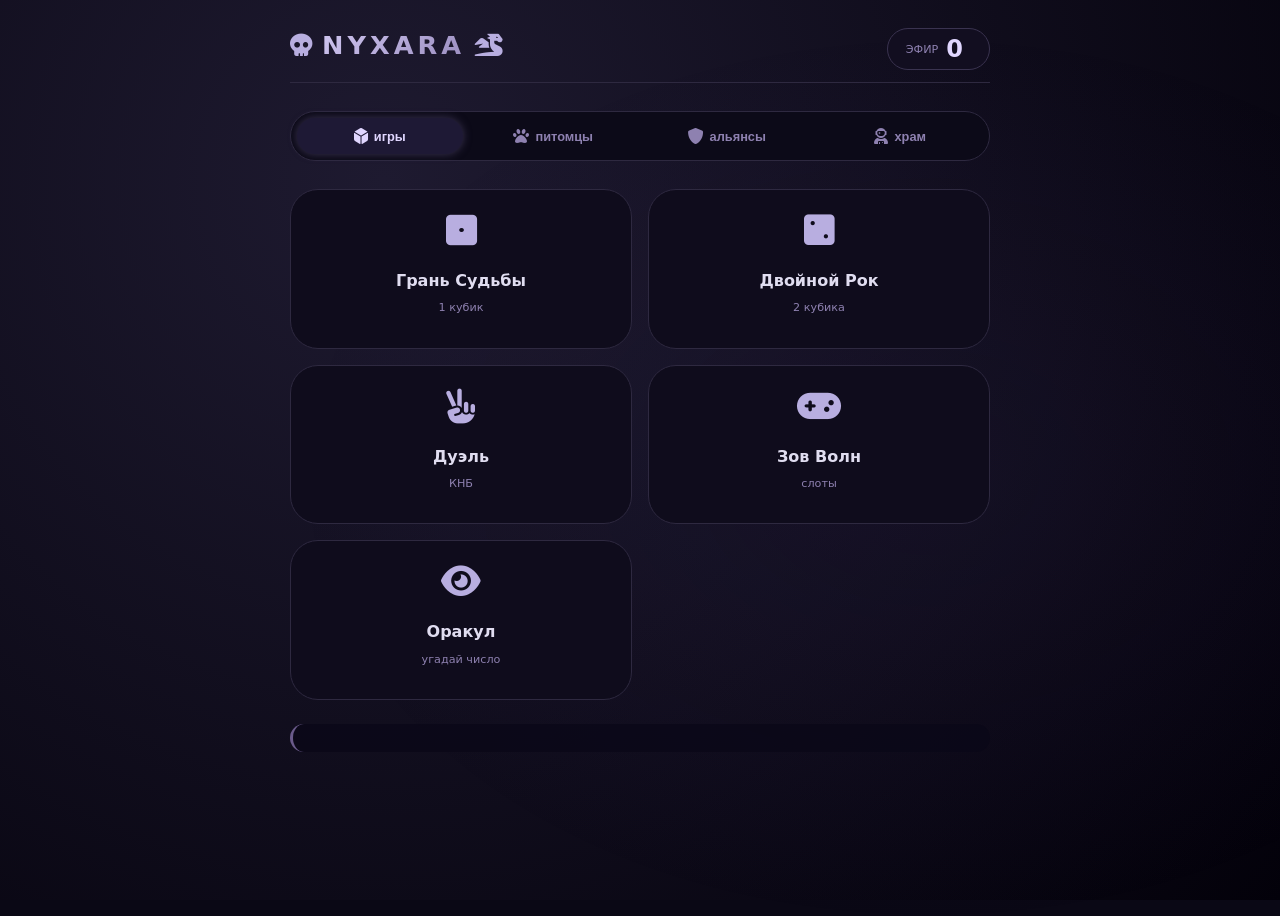
<file: web_app/index.html>
<!DOCTYPE html>
<html lang="ru">
<head>
    <meta charset="UTF-8">
    <meta name="viewport" content="width=device-width, initial-scale=1.0, viewport-fit=cover, user-scalable=no">
    <title>NYXARA — Эфирные врата</title>
    <link rel="stylesheet" href="https://cdnjs.cloudflare.com/ajax/libs/font-awesome/6.0.0-beta3/css/all.min.css">
    <link rel="stylesheet" href="style.css">
    <script src="https://telegram.org/js/telegram-web-app.js"></script>
</head>
<body>
    <div class="app-container">
        <!-- Магический фон -->
        <div class="bg-void"></div>
        <div class="bg-stars"></div>
        <div class="bg-mist"></div>

        <!-- ШАПКА С ЛОГОТИПОМ (кликабельно) -->
        <header class="nyxara-header">
            <div class="logo-area" id="logoHome">
                <i class="fas fa-skull"></i>
                <span class="logo-text">NYXARA</span>
                <i class="fas fa-dragon"></i>
            </div>
            <div class="ether-panel">
                <span class="ether-label">эфир</span>
                <span class="ether-value" id="balance">0</span>
                <i class="fas fa-crystal"></i>
            </div>
        </header>

        <!-- МЕНЮ НАВИГАЦИИ -->
        <nav class="runic-menu">
            <button class="menu-btn active" data-tab="games"><i class="fas fa-dice-d6"></i> игры</button>
            <button class="menu-btn" data-tab="pets"><i class="fas fa-paw"></i> питомцы</button>
            <button class="menu-btn" data-tab="alliances"><i class="fas fa-shield-alt"></i> альянсы</button>
            <button class="menu-btn" data-tab="profile"><i class="fas fa-user-astronaut"></i> храм</button>
        </nav>

        <!-- ВКЛАДКА: ИГРЫ -->
        <div id="games" class="tab-pane active">
            <div class="games-grid">
                <div class="game-card" data-game="dice1">
                    <i class="fas fa-dice-one"></i>
                    <h3>Грань Судьбы</h3>
                    <p>1 кубик</p>
                </div>
                <div class="game-card" data-game="dice2">
                    <i class="fas fa-dice-two"></i>
                    <h3>Двойной Рок</h3>
                    <p>2 кубика</p>
                </div>
                <div class="game-card" data-game="rps">
                    <i class="fas fa-hand-peace"></i>
                    <h3>Дуэль</h3>
                    <p>КНБ</p>
                </div>
                <div class="game-card" data-game="slots">
                    <i class="fas fa-gamepad"></i>
                    <h3>Зов Волн</h3>
                    <p>слоты</p>
                </div>
                <div class="game-card" data-game="guess">
                    <i class="fas fa-eye"></i>
                    <h3>Оракул</h3>
                    <p>угадай число</p>
                </div>
            </div>
            <div id="gameResult" class="oracle-container"></div>
        </div>

        <!-- ВКЛАДКА: ПИТОМЦЫ -->
        <div id="pets" class="tab-pane">
            <div class="pets-world">
                <div class="section-title"><i class="fas fa-heart"></i> твои спутники</div>
                <div id="myPets"></div>
                <div class="section-title"><i class="fas fa-store"></i> лавка душ</div>
                <div id="shopPets"></div>
            </div>
        </div>

        <!-- ВКЛАДКА: АЛЬЯНСЫ -->
        <div id="alliances" class="tab-pane">
            <div id="alliancePanel"></div>
            <div class="alliance-rank">
                <div class="section-title"><i class="fas fa-trophy"></i> топ альянсов</div>
                <div id="topAlliances"></div>
            </div>
        </div>

        <!-- ВКЛАДКА: ПРОФИЛЬ -->
        <div id="profile" class="tab-pane">
            <div class="profile-sanctum">
                <div class="profile-icon"><i class="fas fa-user-circle"></i></div>
                <div class="profile-name" id="username">странник</div>
                <div class="profile-stats">
                    <div><i class="fas fa-gamepad"></i> <span id="gamesCount">0</span> игр</div>
                    <div><i class="fas fa-trophy"></i> <span id="winsCount">0</span> побед</div>
                </div>
                <button id="bonusBtn" class="ritual-btn"><i class="fas fa-gift"></i> получить дар</button>
            </div>
        </div>
    </div>

    <!-- МОДАЛЬНОЕ ОКНО ДЛЯ ИГР -->
    <div id="gameModal" class="modal-shadow">
        <div class="modal-crystal">
            <div class="modal-header">
                <span id="modalTitle"><i class="fas fa-dice"></i> игра</span>
                <button class="modal-closer"><i class="fas fa-times"></i></button>
            </div>
            <div id="modalBody" class="modal-inner"></div>
        </div>
    </div>

    <script src="script.js"></script>
</body>
</html>
</file>
<file: web_app/style.css>
{
    margin: 0;
    padding: 0;
    box-sizing: border-box;
    user-select: none;
    -webkit-tap-highlight-color: transparent;
}

body {
    font-family: 'Segoe UI', 'Poppins', system-ui, sans-serif;
    background: #0a0815;
    color: #e0ddf0;
    min-height: 100vh;
    overflow-x: hidden;
}

.app-container {
    max-width: 700px;
    margin: 0 auto;
    padding: 20px 18px 40px;
    position: relative;
    z-index: 2;
}

/* ФОНОВЫЕ ЭФФЕКТЫ */
.bg-void {
    position: fixed;
    top: 0;
    left: 0;
    width: 100%;
    height: 100%;
    background: radial-gradient(circle at 30% 20%, #1e1a30, #03010a);
    z-index: -3;
}

.bg-stars {
    position: fixed;
    width: 100%;
    height: 100%;
    background-image: radial-gradient(2px 2px at 15% 25%, rgba(200, 180, 255, 0.2), transparent),
                      radial-gradient(1px 1px at 70% 80%, rgba(180, 150, 255, 0.15), transparent);
    background-repeat: no-repeat;
    background-size: 500px 500px, 300px 300px;
    opacity: 0.6;
    pointer-events: none;
    animation: driftStars 45s linear infinite;
    z-index: -2;
}

@keyframes driftStars {
    0% { background-position: 0% 0%, 0% 0%; }
    100% { background-position: 100% 100%, 80% 60%; }
}

.bg-mist {
    position: fixed;
    width: 100%;
    height: 100%;
    background: radial-gradient(ellipse at 50% 50%, rgba(80, 60, 130, 0.1), transparent 70%);
    pointer-events: none;
    z-index: -1;
}

/* ШАПКА */
.nyxara-header {
    display: flex;
    justify-content: space-between;
    align-items: baseline;
    margin-bottom: 28px;
    padding-bottom: 12px;
    border-bottom: 1px solid #2e2940;
    flex-wrap: wrap;
}

.logo-area {
    display: flex;
    align-items: center;
    gap: 10px;
    cursor: pointer;
    transition: 0.2s;
}

.logo-area:hover {
    transform: scale(0.98);
    opacity: 0.9;
}

.logo-text {
    font-size: 1.6rem;
    font-weight: bold;
    letter-spacing: 4px;
    background: linear-gradient(135deg, #cfc5f0, #9b8ec0);
    -webkit-background-clip: text;
    background-clip: text;
    color: transparent;
}

.logo-area i {
    font-size: 1.4rem;
    color: #b8aee0;
}

.ether-panel {
    background: #120e20;
    padding: 6px 18px;
    border-radius: 40px;
    border: 1px solid #3a3350;
    display: flex;
    align-items: center;
    gap: 8px;
}

.ether-label {
    font-size: 0.7rem;
    text-transform: uppercase;
    color: #8e81b0;
}

.ether-value {
    font-size: 1.5rem;
    font-weight: bold;
    color: #e0d6ff;
}

/* МЕНЮ */
.runic-menu {
    display: flex;
    gap: 8px;
    background: #0c0a18;
    border-radius: 60px;
    padding: 6px;
    margin-bottom: 28px;
    border: 1px solid #2e2940;
}

.menu-btn {
    flex: 1;
    background: none;
    border: none;
    color: #8e81b0;
    padding: 10px 0;
    border-radius: 40px;
    font-weight: bold;
    font-size: 0.8rem;
    cursor: pointer;
    transition: 0.2s;
    display: flex;
    align-items: center;
    justify-content: center;
    gap: 6px;
}

.menu-btn i {
    font-size: 1rem;
}

.menu-btn.active {
    background: #1e1935;
    color: #e0d6ff;
    box-shadow: 0 0 8px #3a3350;
}

.tab-pane {
    display: none;
    animation: fadePane 0.3s ease;
}

.tab-pane.active {
    display: block;
}

@keyframes fadePane {
    from { opacity: 0; transform: translateY(12px); }
    to { opacity: 1; transform: translateY(0); }
}

/* ИГРЫ */
.games-grid {
    display: grid;
    grid-template-columns: repeat(2, 1fr);
    gap: 16px;
    margin-bottom: 24px;
}

.game-card {
    background: #0f0c1c;
    border: 1px solid #2e2940;
    border-radius: 28px;
    padding: 22px 12px;
    text-align: center;
    cursor: pointer;
    transition: 0.2s;
}

.game-card:hover {
    border-color: #6a5a8a;
    background: #18132c;
    transform: translateY(-3px);
}

.game-card i {
    font-size: 2.2rem;
    margin-bottom: 8px;
    color: #b8aee0;
}

.game-card h3 {
    font-size: 1rem;
    margin-bottom: 4px;
}

.game-card p {
    font-size: 0.7rem;
    color: #8e81b0;
}

.oracle-container {
    background: #0a0818cc;
    border-left: 3px solid #6a5a8a;
    padding: 14px;
    border-radius: 20px;
    text-align: center;
    font-size: 0.85rem;
}

/* ПИТОМЦЫ */
.section-title {
    font-size: 1rem;
    margin: 20px 0 12px;
    color: #b8aee0;
    display: flex;
    align-items: center;
    gap: 8px;
}

.pet-card {
    background: #0f0c1c;
    border: 1px solid #2e2940;
    border-radius: 24px;
    padding: 12px 16px;
    margin-bottom: 12px;
    display: flex;
    justify-content: space-between;
    align-items: center;
    flex-wrap: wrap;
}

.pet-info {
    display: flex;
    align-items: center;
    gap: 12px;
}

.pet-info i {
    font-size: 1.6rem;
    color: #b8aee0;
}

.pet-name {
    font-weight: bold;
}

.pet-level {
    font-size: 0.7rem;
    color: #8e81b0;
}

.pet-actions {
    display: flex;
    gap: 10px;
}

.pet-btn {
    background: #1e1935;
    border: 1px solid #4a3e68;
    padding: 6px 14px;
    border-radius: 24px;
    cursor: pointer;
    font-size: 0.7rem;
    transition: 0.1s;
}

/* АЛЬЯНСЫ */
.alliance-card {
    background: #0f0c1c;
    border: 1px solid #2e2940;
    border-radius: 24px;
    padding: 18px;
    margin-bottom: 20px;
}

.alliance-rank {
    background: #0a0818cc;
    border-radius: 24px;
    padding: 18px;
}

/* ПРОФИЛЬ */
.profile-sanctum {
    background: #0f0c1c;
    border-radius: 36px;
    padding: 32px 20px;
    text-align: center;
    border: 1px solid #2e2940;
}

.profile-icon i {
    font-size: 4rem;
    color: #b8aee0;
}

.profile-name {
    font-size: 1.4rem;
    margin: 12px 0 16px;
    letter-spacing: 2px;
}

.profile-stats {
    display: flex;
    justify-content: center;
    gap: 40px;
    margin: 20px 0 24px;
}

.profile-stats div {
    text-align: center;
    color: #8e81b0;
}

.profile-stats span {
    font-size: 1.6rem;
    font-weight: bold;
    display: block;
    color: #e0d6ff;
}

.ritual-btn {
    background: #1e1935;
    border: 1px solid #4a3e68;
    padding: 12px;
    border-radius: 40px;
    font-weight: bold;
    cursor: pointer;
    color: #e0d6ff;
    width: 100%;
    display: flex;
    align-items: center;
    justify-content: center;
    gap: 8px;
}

/* МОДАЛЬНОЕ ОКНО */
.modal-shadow {
    display: none;
    position: fixed;
    top: 0;
    left: 0;
    width: 100%;
    height: 100%;
    background: rgba(5, 3, 12, 0.96);
    backdrop-filter: blur(12px);
    align-items: center;
    justify-content: center;
    z-index: 1000;
}

.modal-crystal {
    background: #0c0918;
    border: 1px solid #4a3e68;
    border-radius: 40px;
    width: 90%;
    max-width: 380px;
}

.modal-header {
    display: flex;
    justify-content: space-between;
    padding: 18px 22px;
    border-bottom: 1px solid #2e2940;
}

.modal-closer {
    background: none;
    border: none;
    color: #8e81b0;
    font-size: 1.2rem;
    cursor: pointer;
}

.modal-inner {
    padding: 22px;
    text-align: center;
}

.dice-group {
    display: grid;
    grid-template-columns: repeat(3, 1fr);
    gap: 12px;
    margin: 16px 0;
}

.dice-btn {
    background: #120e1e;
    border: 1px solid #3a3350;
    padding: 14px;
    border-radius: 28px;
    font-size: 1.2rem;
    cursor: pointer;
}

.toast-mystic {
    position: fixed;
    bottom: 20px;
    left: 50%;
    transform: translateX(-50%);
    background: #0b0818dd;
    backdrop-filter: blur(16px);
    border: 1px solid #6a5a8a;
    padding: 10px 24px;
    border-radius: 60px;
    z-index: 1100;
    font-weight: bold;
    display: flex;
    align-items: center;
    gap: 10px;
    font-size: 0.85rem;
    animation: fadeUp 0.3s;
}

@keyframes fadeUp {
    from { opacity: 0; transform: translate(-50%, 20px); }
    to { opacity: 1; transform: translate(-50%, 0); }
}

/* АДАПТИВ */
@media (max-width: 500px) {
    .app-container {
        padding: 16px 14px 30px;
    }
    
    .logo-text {
        font-size: 1.3rem;
        letter-spacing: 2px;
    }
    
    .menu-btn {
        font-size: 0.65rem;
    }
    
    .games-grid {
        gap: 10px;
    }
    
    .game-card {
        padding: 16px 8px;
    }
    
    .pet-card {
        flex-direction: column;
        align-items: flex-start;
        gap: 10px;
    }
    
    .pet-actions {
        width: 100%;
        justify-content: flex-end;
    }
}
</file>
